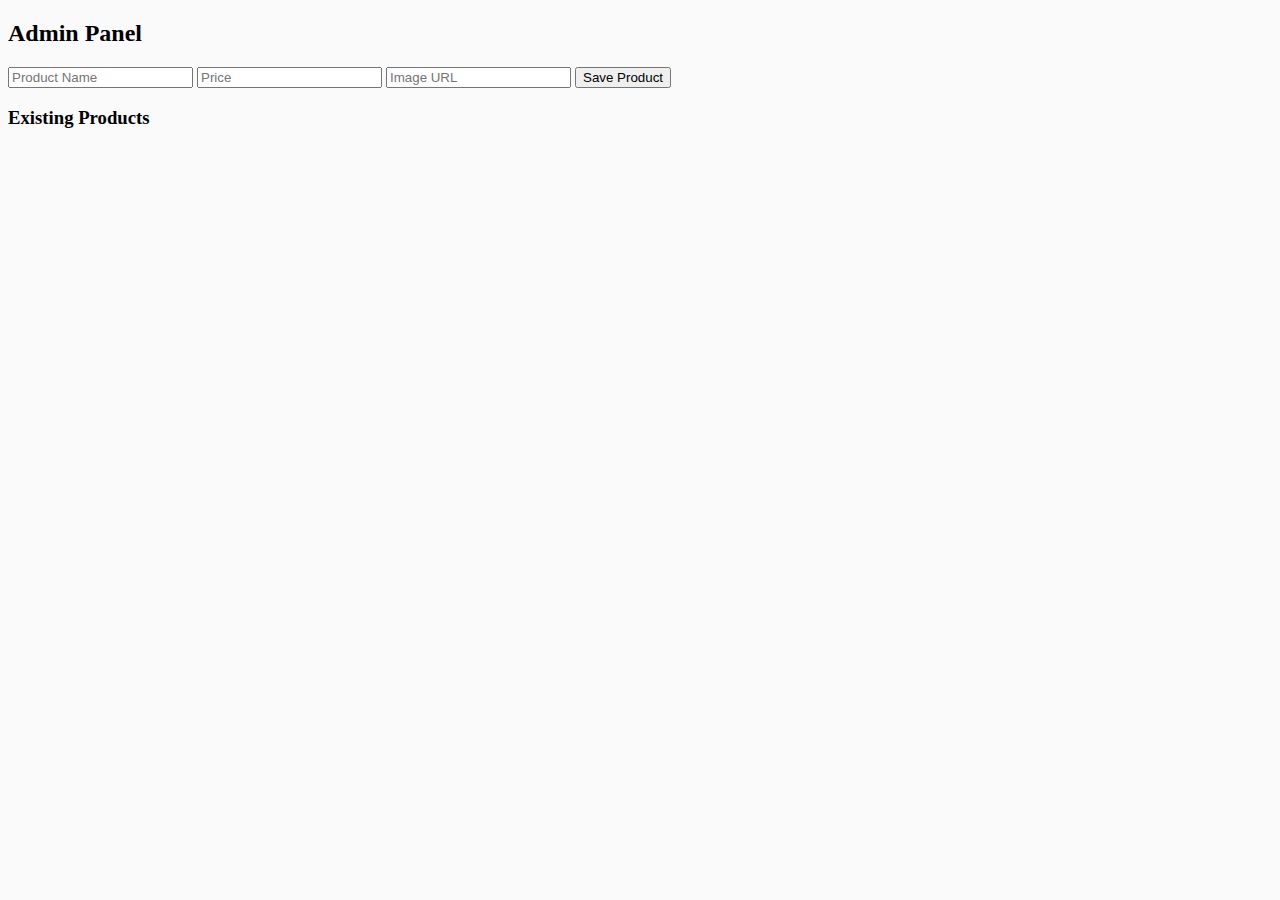
<file: admin.html>
<!DOCTYPE html>
<html lang="en">
<head>
  <meta charset="UTF-8">
  <title>Admin Panel | Yarnea</title>
  <link rel="stylesheet" href="style.css">
</head>
<body>

<section class="admin">
  <h2>Admin Panel</h2>

  <!-- ADD / EDIT FORM -->
  <input type="hidden" id="productId">

  <input type="text" id="name" placeholder="Product Name">
  <input type="number" id="price" placeholder="Price">
  <input type="text" id="image" placeholder="Image URL">

  <button onclick="saveProduct()">Save Product</button>

  <h3>Existing Products</h3>
  <div id="adminProductList"></div>
</section>

<script src="admin.js"></script>
</body>
</html>
</file>
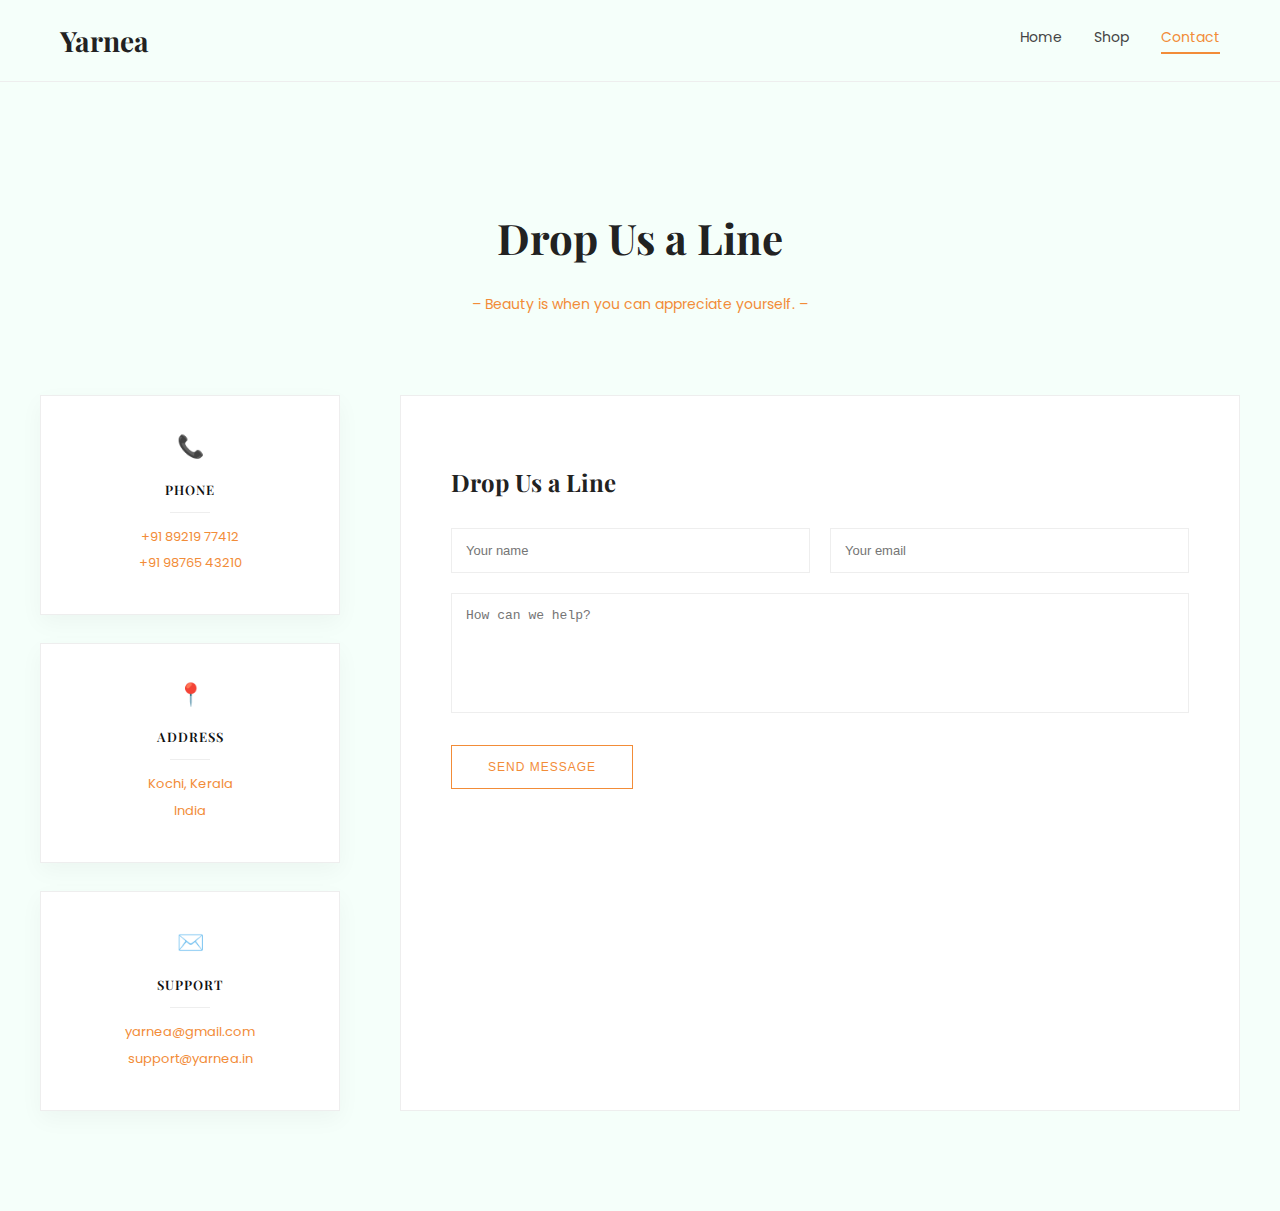
<file: contact.html>
<!DOCTYPE html>
<html lang="en">
<head>
  <meta charset="UTF-8">
  <title>Contact | Yarnea</title>

  <!-- Fonts -->
  <link href="https://fonts.googleapis.com/css2?family=Playfair+Display:wght@500;700&family=Poppins:wght@300;400;500&display=swap" rel="stylesheet">

  <link rel="stylesheet" href="contact.css">
</head>
<body>

<!-- ================= NAV BAR ================= -->
<header class="navbar">
  <div class="nav-container">
    <div class="logo">Yarnea</div>

    <nav class="nav-links">
      <a href="index.html">Home</a>
      <a href="shop.html">Shop</a>
      <a href="contact.html" class="active">Contact</a>
    </nav>
  </div>
</header>

<!-- ================= CONTACT ================= -->
<section class="contact-section">

  <div class="contact-title">
    <h1>Drop Us a Line</h1>
    <p class="subtitle">– Beauty is when you can appreciate yourself. –</p>
  </div>

  <div class="contact-wrapper">

    <!-- LEFT INFO -->
    <div class="contact-info">
      <div class="info-box">
        <h4>PHONE</h4>
        <p>+91 89219 77412</p>
        <p>+91 98765 43210</p>
      </div>

      <div class="info-box">
        <h4>ADDRESS</h4>
        <p>Kochi, Kerala</p>
        <p>India</p>
      </div>

      <div class="info-box">
        <h4>SUPPORT</h4>
        <p>yarnea@gmail.com</p>
        <p>support@yarnea.in</p>
      </div>
    </div>

    <!-- RIGHT FORM -->
    <div class="contact-form">
      <h2>Drop Us a Line</h2>

      <div class="form-row">
        <input type="text" placeholder="Your name">
        <input type="email" placeholder="Your email">
      </div>

      <textarea placeholder="How can we help?"></textarea>

      <button>SEND MESSAGE</button>
    </div>

  </div>

</section>

<script src="contact.js"></script>
</body>
</html>
</file>
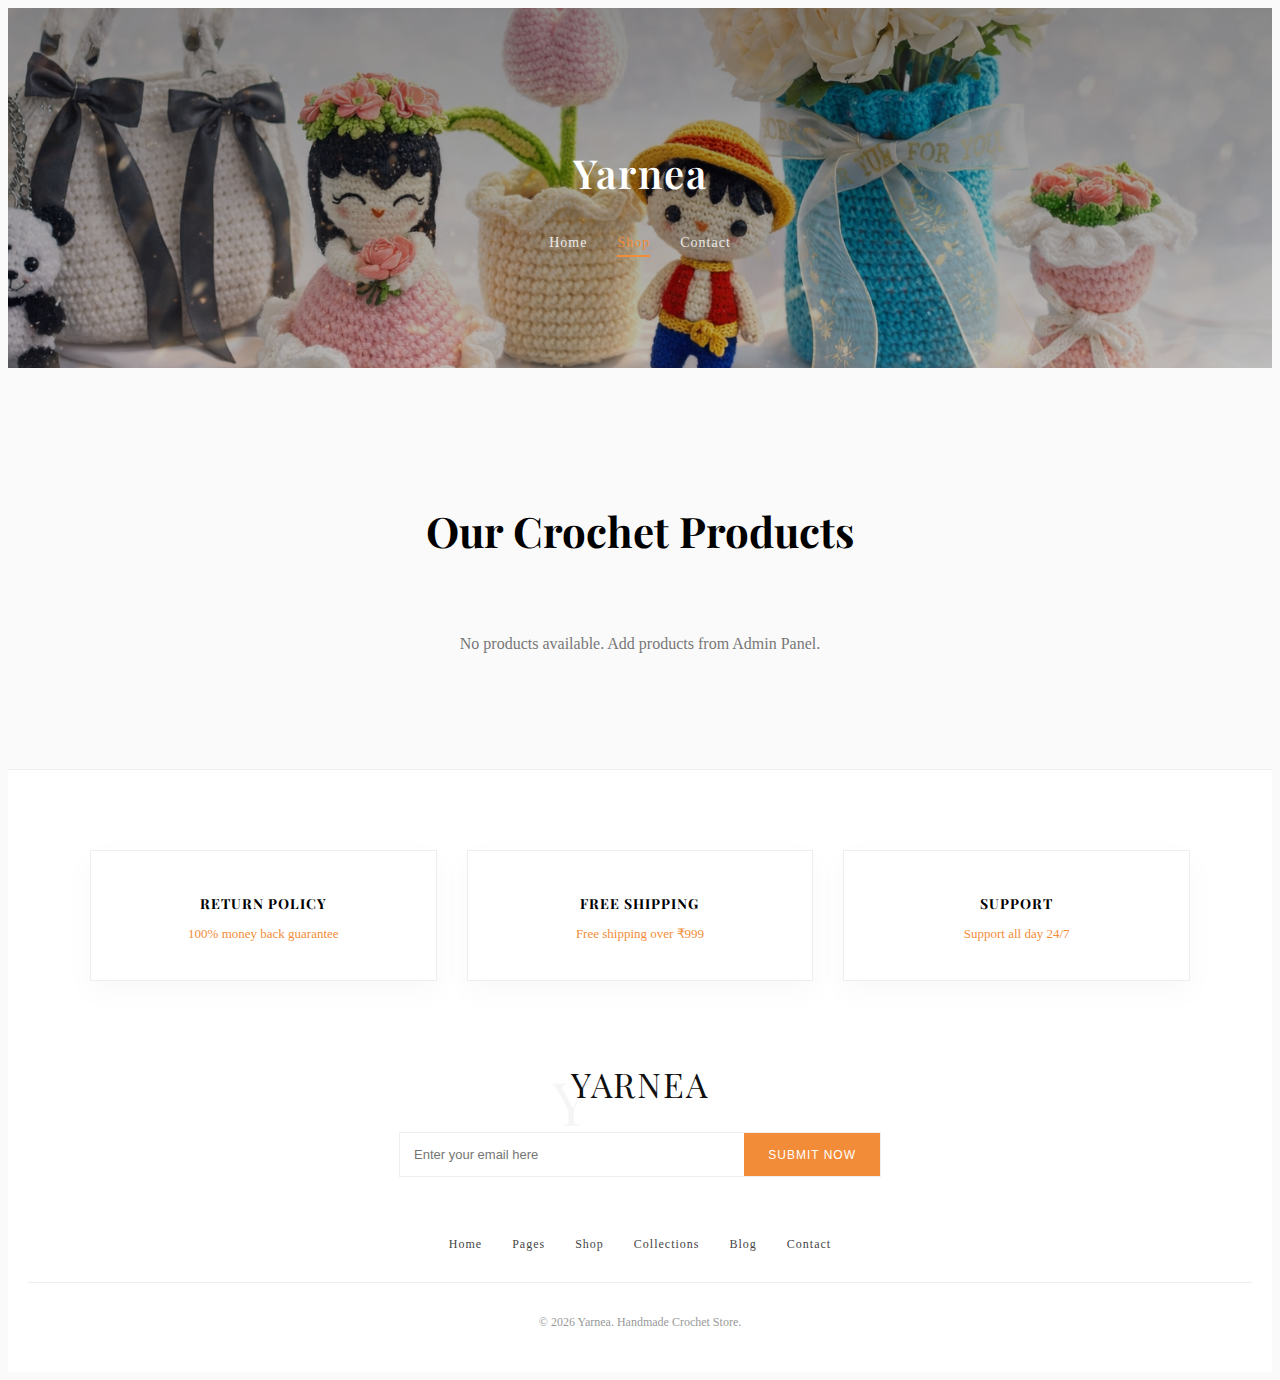
<file: shop.html>
<!DOCTYPE html>
<html lang="en">
<head>
  <meta charset="UTF-8">
  <title>Shop | Yarnea</title>

  <!-- Google Fonts -->
  <link href="https://fonts.googleapis.com/css2?family=Playfair+Display:wght@500;700&family=Poppins:wght@300;400;500&display=swap" rel="stylesheet">

  <!-- Main CSS -->
  <link rel="stylesheet" href="style.css">
</head>

<body>

<!-- ================= HERO HEADER ================= -->
<header class="shop-hero-header">
  <div class="shop-hero-overlay">

    <h1 class="brand-title">Yarnea</h1>

    <nav class="shop-nav">
      <a href="index.html">Home</a>
      <a href="shop.html" class="active">Shop</a>
      <a href="contact.html">Contact</a>
    </nav>

  </div>
</header>

<!-- ================= SHOP SECTION ================= -->
<section class="shop">
  <div class="container">

    <h2 class="section-title">Our Crochet Products</h2>

    <!-- IMPORTANT: JS will inject product cards here -->
    <div class="product-grid" id="productGrid">
      <!-- products come from shop.js -->
    </div>

  </div>
</section>

<!-- ================= JS ================= -->
<script src="shop.js"></script>



<!-- ================= FOOTER ================= -->
<footer class="shop-footer">

  <!-- TOP FEATURES -->
  <div class="footer-features">
    <div class="feature-box">
      <h4>RETURN POLICY</h4>
      <p>100% money back guarantee</p>
    </div>

    <div class="feature-box">
      <h4>FREE SHIPPING</h4>
      <p>Free shipping over ₹999</p>
    </div>

    <div class="feature-box">
      <h4>SUPPORT</h4>
      <p>Support all day 24/7</p>
    </div>
  </div>

  <!-- NEWSLETTER -->
  <div class="footer-newsletter">
    <div class="footer-logo">
      <span>Y</span> YARNEA
    </div>

    <form class="newsletter-form">
      <input type="email" placeholder="Enter your email here">
      <button type="submit">SUBMIT NOW</button>
    </form>
  </div>

  <!-- FOOTER NAV -->
  <div class="footer-nav">
    <a href="index.html">Home</a>
    <a href="#">Pages</a>
    <a href="shop.html">Shop</a>
    <a href="#">Collections</a>
    <a href="#">Blog</a>
    <a href="contact.html">Contact</a>
  </div>

  <!-- COPYRIGHT -->
  <div class="footer-bottom">
    <p>© 2026 Yarnea. Handmade Crochet Store.</p>
  </div>

</footer>

</body>
</html>
</file>
<file: style.css>
/* ================= SHOP SECTION ================= */

body {
  background: #fafafa;
}

.shop {
  background: #fafafa;
  padding: 100px 0;
}

.shop h2 {
  font-family: 'Playfair Display', serif;
  font-size: 42px;
  text-align: center;
  margin-bottom: 60px;
}

/* GRID */
.product-grid {
  display: grid;
  grid-template-columns: repeat(auto-fit, minmax(260px, 1fr));
  gap: 50px;
}

/* CARD */
.shop-card {
  background: #fff;
  text-align: center;
  transition: transform 0.35s ease;
}

.shop-card:hover {
  transform: translateY(-4px);
}

/* IMAGE */
.shop-img {
  background: #fff;
  padding: 30px;
  display: flex;
  justify-content: center;
  align-items: center;
}

.shop-img img {
  max-height: 260px;
  width: 100%;
  object-fit: contain;
  transition: transform 0.4s ease;
}

.shop-card:hover img {
  transform: scale(1.05);
}

/* INFO */
.shop-info {
  padding: 10px 20px 25px;
}

/* PRICE ABOVE NAME */
.price-top {
  font-size: 14px;
  color: #777;
  margin-bottom: 10px;
  padding-bottom: 10px;
  border-bottom: 1px solid #eee;
}

/* PRODUCT NAME */
.shop-info h3 {
  font-family: 'Playfair Display', serif;
  font-size: 18px;
  margin: 12px 0 4px;
}

/* CATEGORY */
.shop-info .category {
  font-size: 12px;
  color: #999;
}

/* BUTTON ROW */
.btn-row {
  display: flex;
  gap: 12px;
  margin-top: 20px;
}

/* ===== NERONE BUTTONS (FORCED OVERRIDE) ===== */
.nerone-btn {
  flex: 1;
  background: transparent !important;
  border: 1px solid #e5e5e5 !important;
  padding: 10px 0 !important;
  font-size: 12px !important;
  letter-spacing: 0.6px;
  color: #111 !important;
  cursor: pointer;
  transition: all 0.35s ease;
}

.nerone-btn:hover {
  background: #111 !important;
  color: #fff !important;
  border-color: #111 !important;
}


/* ================= SHOP HEADER ================= */

.shop-header {
  background: linear-gradient(
    180deg,
    #ffffff 0%,
    #faf7f5 100%
  );
  padding: 40px 0 50px;
  text-align: center;
  border-bottom: 1px solid #eee;
}

.brand-title {
  font-family: 'Playfair Display', serif;
  font-size: 36px;
  font-weight: 600;
  letter-spacing: 1px;
  color: #111;
}

.brand-title {
  position: relative;
}

.brand-title::after {
  content: "";
  position: absolute;
  left: 50%;
  top: 50%;
  width: 120px;
  height: 20px;
  background: rgba(224, 122, 122, 0.15);
  transform: translate(-50%, 50%);
  filter: blur(20px);
  z-index: -1;
}

.shop-header {
  background: linear-gradient(
    180deg,
    #ffffff 0%,
    #fff2e6 100%
  );
}


/* ================= SHOP HEADER + NAV ================= */

.shop-header {
  background: linear-gradient(
    180deg,
    #ffffff 0%,
    #fff2e6 100%
  );
  padding: 40px 0 30px;
  text-align: center;
  border-bottom: 1px solid #eee;
}

/* BRAND */
.brand-title {
  font-family: 'Playfair Display', serif;
  font-size: 36px;
  font-weight: 600;
  letter-spacing: 1px;
  color: #111;
  margin-bottom: 14px;
  position: relative;
}

/* Soft orange glow */
.brand-title::after {
  content: "";
  position: absolute;
  left: 50%;
  top: 100%;
  width: 140px;
  height: 20px;
  background: rgba(255, 170, 90, 0.22);
  transform: translateX(-50%);
  filter: blur(22px);
  z-index: -1;
}

/* NAV BAR */
.shop-nav {
  display: flex;
  justify-content: center;
  gap: 40px;
  margin-top: 20px;
}

/* NAV LINKS */
.shop-nav a {
  text-decoration: none;
  font-size: 14px;
  letter-spacing: 1px;
  color: #444;
  position: relative;
  padding-bottom: 6px;
  transition: color 0.3s ease;
}

/* HOVER */
.shop-nav a:hover {
  color: #f28c38;
}

/* ACTIVE LINK */
.shop-nav a.active {
  color: #f28c38;
}

.shop-nav a.active::after,
.shop-nav a:hover::after {
  content: "";
  position: absolute;
  left: 0;
  bottom: 0;
  width: 100%;
  height: 2px;
  background: #f28c38;
}


.hero {
  position: relative;
  background: linear-gradient(135deg, #f6d6dc, #fdecef);
  overflow: hidden;
}

.hero::before {
  content: "";
  position: absolute;
  width: 600px;
  height: 600px;
  background: radial-gradient(circle, rgba(255,180,190,0.45), transparent 70%);
  top: 50%;
  right: 15%;
  transform: translateY(-50%);
  animation: glowMove 8s ease-in-out infinite alternate;
  filter: blur(60px);
}


.glow-wrapper {
  position: relative;
  animation: float 6s ease-in-out infinite;
}


.glow-layer {
  position: absolute;
  inset: -60px;
  background:
    radial-gradient(circle at center,
      rgba(255,190,200,0.8),
      rgba(255,150,180,0.35),
      transparent 70%);
  filter: blur(70px);
  animation: pulse 4s ease-in-out infinite;
  z-index: 0;
}

.glass-card {
  position: relative;
  z-index: 1;
  padding: 22px;
  border-radius: 26px;
  background: rgba(255, 255, 255, 0.28);
  backdrop-filter: blur(18px);
  -webkit-backdrop-filter: blur(18px);
  box-shadow:
    0 30px 70px rgba(224, 122, 122, 0.35),
    inset 0 0 50px rgba(255, 255, 255, 0.5);
}


@keyframes pulse {
  0% {
    opacity: 0.5;
    transform: scale(0.95);
  }
  100% {
    opacity: 0.9;
    transform: scale(1.05);
  }
}

@keyframes float {
  0% {
    transform: translateY(0);
  }
  50% {
    transform: translateY(-14px);
  }
  100% {
    transform: translateY(0);
  }
}

@keyframes glowMove {
  0% {
    transform: translateY(-50%) translateX(0);
  }
  100% {
    transform: translateY(-50%) translateX(60px);
  }
}


/* ================= SHOP FOOTER ================= */

.shop-footer {
  background: #fff;
  padding: 80px 20px 30px;
  border-top: 1px solid #eee;
}

/* FEATURES */
.footer-features {
  max-width: 1100px;
  margin: auto;
  display: grid;
  grid-template-columns: repeat(auto-fit, minmax(220px, 1fr));
  gap: 30px;
  margin-bottom: 80px;
}

.feature-box {
  background: #fff;
  border: 1px solid #eee;
  padding: 25px 20px;
  text-align: center;
  box-shadow: 0 10px 30px rgba(0,0,0,0.03);
}

.feature-box h4 {
  font-family: 'Playfair Display', serif;
  font-size: 14px;
  letter-spacing: 1px;
  margin-bottom: 10px;
}

.feature-box p {
  font-size: 13px;
  color: #f28c38;
}

/* NEWSLETTER */
.footer-newsletter {
  text-align: center;
  margin-bottom: 60px;
}

.footer-logo {
  font-family: 'Playfair Display', serif;
  font-size: 34px;
  margin-bottom: 25px;
  color: #111;
  letter-spacing: 2px;
}

.footer-logo span {
  font-size: 60px;
  color: rgba(0,0,0,0.04);
  position: absolute;
  transform: translateX(-50%);
}

.newsletter-form {
  max-width: 480px;
  margin: auto;
  display: flex;
  border: 1px solid #eee;
}

.newsletter-form input {
  flex: 1;
  padding: 14px;
  border: none;
  outline: none;
  font-size: 13px;
}

.newsletter-form button {
  background: #f28c38;
  color: #fff;
  border: none;
  padding: 14px 24px;
  font-size: 12px;
  letter-spacing: 1px;
  cursor: pointer;
}

/* FOOTER NAV */
.footer-nav {
  display: flex;
  justify-content: center;
  gap: 30px;
  margin-bottom: 30px;
  flex-wrap: wrap;
}

.footer-nav a {
  text-decoration: none;
  font-size: 12px;
  color: #444;
  letter-spacing: 1px;
}

.footer-nav a:hover {
  color: #f28c38;
}

/* BOTTOM */
.footer-bottom {
  text-align: center;
  font-size: 12px;
  color: #999;
  border-top: 1px solid #eee;
  padding-top: 20px;
}


/* ================= SHOP HERO HEADER ================= */
.shop-hero-header {
  height: 360px;
  background-image: url("images/hesh.jpg");
  background-size: cover;
  background-position: center 70%; /* 🔥 pushes image down */
  background-repeat: no-repeat;
  position: relative;
}

/* OVERLAY */
.shop-hero-overlay {
  position: absolute;
  inset: 0;
  background: linear-gradient(
    rgba(0,0,0,0.45),
    rgba(0,0,0,0.25)
  );
  display: flex;
  flex-direction: column;
  align-items: center;
  justify-content: center;
}

/* BRAND */
.shop-hero-header .brand-title {
  font-family: 'Playfair Display', serif;
  font-size: 40px;
  color: #fff;
  letter-spacing: 2px;
  margin-bottom: 16px;
}

/* NAV */
.shop-nav {
  display: flex;
  gap: 30px;
}

.shop-nav a {
  text-decoration: none;
  font-size: 14px;
  letter-spacing: 1px;
  color: rgba(255,255,255,0.85);
  position: relative;
  padding-bottom: 6px;
  transition: color 0.3s ease;
}

.shop-nav a:hover,
.shop-nav a.active {
  color: #f28c38;
}

/* UNDERLINE */
.shop-nav a::after {
  content: "";
  position: absolute;
  left: 0;
  bottom: 0;
  width: 0;
  height: 2px;
  background: #f28c38;
  transition: width 0.3s ease;
}

.shop-nav a:hover::after,
.shop-nav a.active::after {
  width: 100%;
}


/* ================= PRODUCT ANIMATION ================= */

.product-card {
  opacity: 0;
  transform: translateX(0);
  transition: all 0.8s ease;
  will-change: transform, opacity;
}

/* From left */
.product-card.from-left {
  transform: translateX(-60px);
}

/* From right */
.product-card.from-right {
  transform: translateX(60px);
}

/* When visible */
.product-card.show {
  opacity: 1;
  transform: translateX(0);
}
</file>
<file: contact.css>
/* ================= GLOBAL ================= */
* {
  box-sizing: border-box;
}

body {
  margin: 0;
  font-family: 'Poppins', sans-serif;
  background: #F5FFFA; /* 🌿 off-white premium */
  color: #222;
}

/* ================= NAVBAR ================= */
.navbar {
  border-bottom: 1px solid #eee;
  padding: 22px 0;
}

.nav-container {
  max-width: 1200px;
  margin: auto;
  display: flex;
  align-items: center;
  justify-content: space-between;
  padding: 0 20px;
}

.logo {
  font-family: 'Playfair Display', serif;
  font-size: 28px;
  font-weight: 700;
}

.nav-links {
  display: flex;
  gap: 32px;
}

.nav-links a {
  text-decoration: none;
  font-size: 14px;
  color: #444;
  position: relative;
  padding-bottom: 6px;
  transition: color 0.3s ease;
}

.nav-links a:hover,
.nav-links a.active {
  color: #f28c38;
}

.nav-links a::after {
  content: "";
  position: absolute;
  left: 0;
  bottom: 0;
  width: 0;
  height: 2px;
  background: #f28c38;
  transition: width 0.3s ease;
}

.nav-links a:hover::after,
.nav-links a.active::after {
  width: 100%;
}

/* ================= CONTACT ================= */
.contact-section {
  padding: 100px 20px;
}

.contact-title {
  text-align: center;
  margin-bottom: 80px;
}

.contact-title h1 {
  font-family: 'Playfair Display', serif;
  font-size: 42px;
}

.subtitle {
  font-size: 14px;
  color: #f28c38;
  margin-top: 10px;
}

/* ================= LAYOUT ================= */
.contact-wrapper {
  max-width: 1200px;
  margin: auto;
  display: grid;
  grid-template-columns: 300px 1fr;
  gap: 60px;
}

/* ================= INFO BOX ================= */
.contact-info {
  display: flex;
  flex-direction: column;
  gap: 25px;
}

.info-box {
  border: 1px solid #eee;
  padding: 30px;
  text-align: center;
}

.info-box h4 {
  font-family: 'Playfair Display', serif;
  font-size: 14px;
  margin-bottom: 12px;
}

.info-box p {
  font-size: 13px;
  color: #f28c38;
  margin: 4px 0;
}

/* ================= FORM ================= */
.contact-form {
  border: 1px solid #eee;
  padding: 50px;
}

.contact-form h2 {
  font-family: 'Playfair Display', serif;
  margin-bottom: 30px;
}

.form-row {
  display: flex;
  gap: 20px;
  margin-bottom: 20px;
}

.contact-form input,
.contact-form textarea {
  width: 100%;
  padding: 14px;
  border: 1px solid #eee;
  font-size: 13px;
  outline: none;
}

.contact-form textarea {
  height: 120px;
  resize: none;
  margin-bottom: 25px;
}

.contact-form button {
  background: transparent;
  border: 1px solid #f28c38;
  color: #f28c38;
  padding: 14px 36px;
  font-size: 12px;
  letter-spacing: 1px;
  cursor: pointer;
  transition: 0.35s;
}

.contact-form button:hover {
  background: #f28c38;
  color: #fff;
}

/* ================= RESPONSIVE ================= */
@media (max-width: 900px) {
  .contact-wrapper {
    grid-template-columns: 1fr;
  }
}


.info-box,
.contact-form {
  background: #ffffff;
}

/* ================= INFO BOX – NERONE STYLE ================= */

.contact-info {
  display: flex;
  flex-direction: column;
  gap: 28px;
}

.info-box {
  background: #ffffff;
  border: 1px solid #eee;
  padding: 34px 28px;
  text-align: center;
  box-shadow: 0 8px 22px rgba(0,0,0,0.04);
}

/* ICON */
.info-box::before {
  display: block;
  font-size: 22px;
  color: #777;
  margin-bottom: 14px;
}

/* Individual icons */
.info-box:nth-child(1)::before { content: "📞"; }
.info-box:nth-child(2)::before { content: "📍"; }
.info-box:nth-child(3)::before { content: "✉️"; }

/* TITLE */
.info-box h4 {
  font-family: 'Playfair Display', serif;
  font-size: 13px;
  letter-spacing: 1px;
  font-weight: 600;
  margin-bottom: 14px;
  text-transform: uppercase;
  color: #111;
}

/* DIVIDER LINE */
.info-box h4::after {
  content: "";
  display: block;
  width: 40px;
  height: 1px;
  background: #eee;
  margin: 14px auto 0;
}

/* ORANGE TEXT */
.info-box p {
  font-size: 13px;
  color: #f28c38;
  margin: 6px 0;
  line-height: 1.6;
}
</file>
